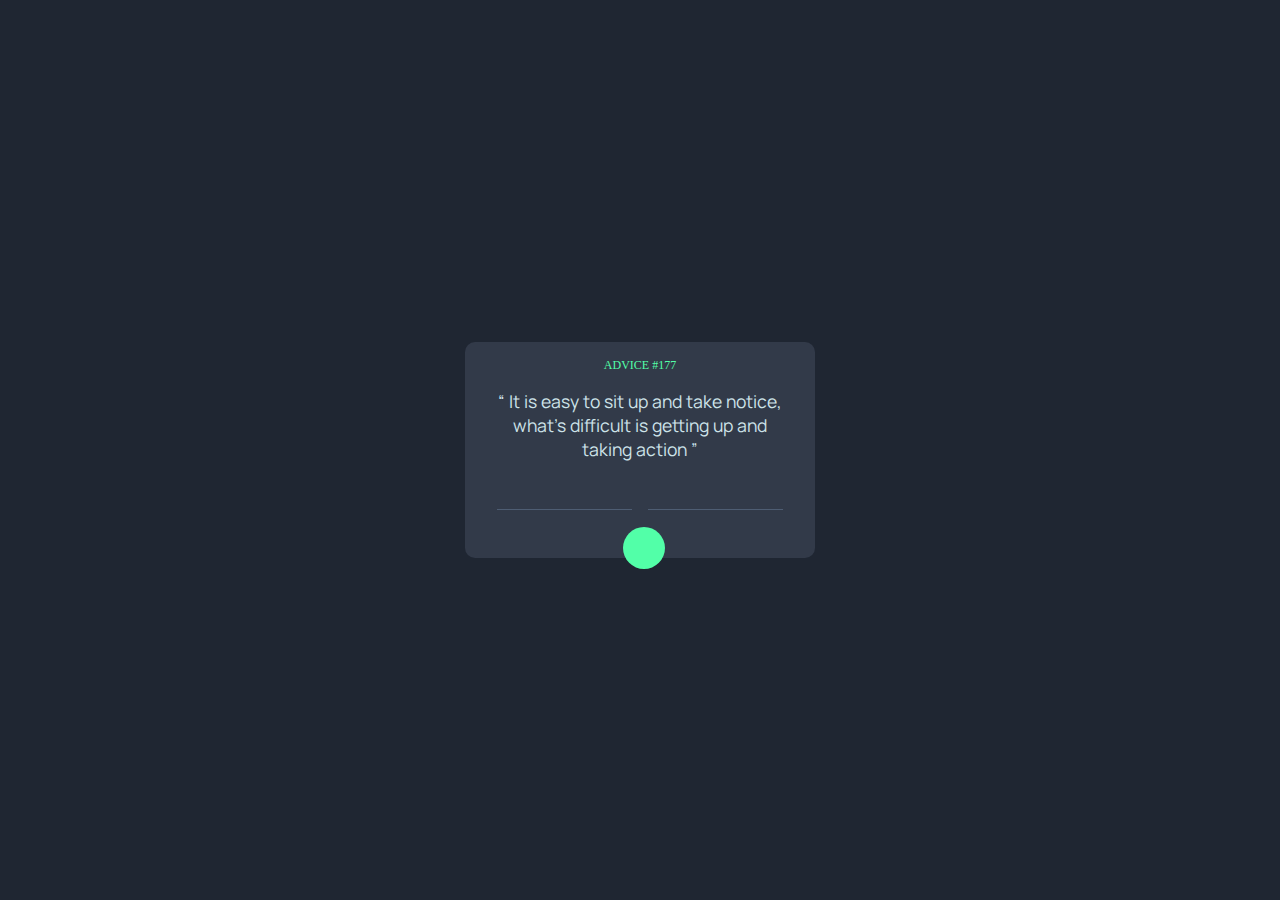
<file: advice-generator-app-main/index.html>
<!DOCTYPE html>
<html lang="en">

<head>
  <meta charset="UTF-8">
  <meta http-equiv="X-UA-Compatible" content="IE=edge">
  <meta name="viewport" content="width=device-width, initial-scale=1.0">
  <link rel="shortcut icon" href="./images/favicon-32x32.png" type="image/x-icon">
  <link rel="stylesheet" href="style.css">
  <link rel="stylesheet" href="https://cdnjs.cloudflare.com/ajax/libs/font-awesome/6.1.1/css/all.min.css"
    integrity="sha512-KfkfwYDsLkIlwQp6LFnl8zNdLGxu9YAA1QvwINks4PhcElQSvqcyVLLD9aMhXd13uQjoXtEKNosOWaZqXgel0g=="
    crossorigin="anonymous" referrerpolicy="no-referrer" />
  <link rel="preconnect" href="https://fonts.googleapis.com">
  <link rel="preconnect" href="https://fonts.gstatic.com" crossorigin>
  <link href="https://fonts.googleapis.com/css2?family=Manrope:wght@800&display=swap" rel="stylesheet">
  <title>Advice Generator APP</title>
</head>

<body>
  <div class="card">
    <div class="heading">
      ADVICE #177
    </div>
    <div class="text">
      &#8220
      It is easy to sit up and take notice, what's difficult is getting up and taking action
      &#8221
    </div>
    <div class="separation">
      <i class="fa-solid fa-grip-lines-vertical"></i>
    </div>
    <button><i class="fa-solid fa-dice-five "></i></button>
  </div>
  <script src="./script.js"></script>
</body>

</html>
</file>
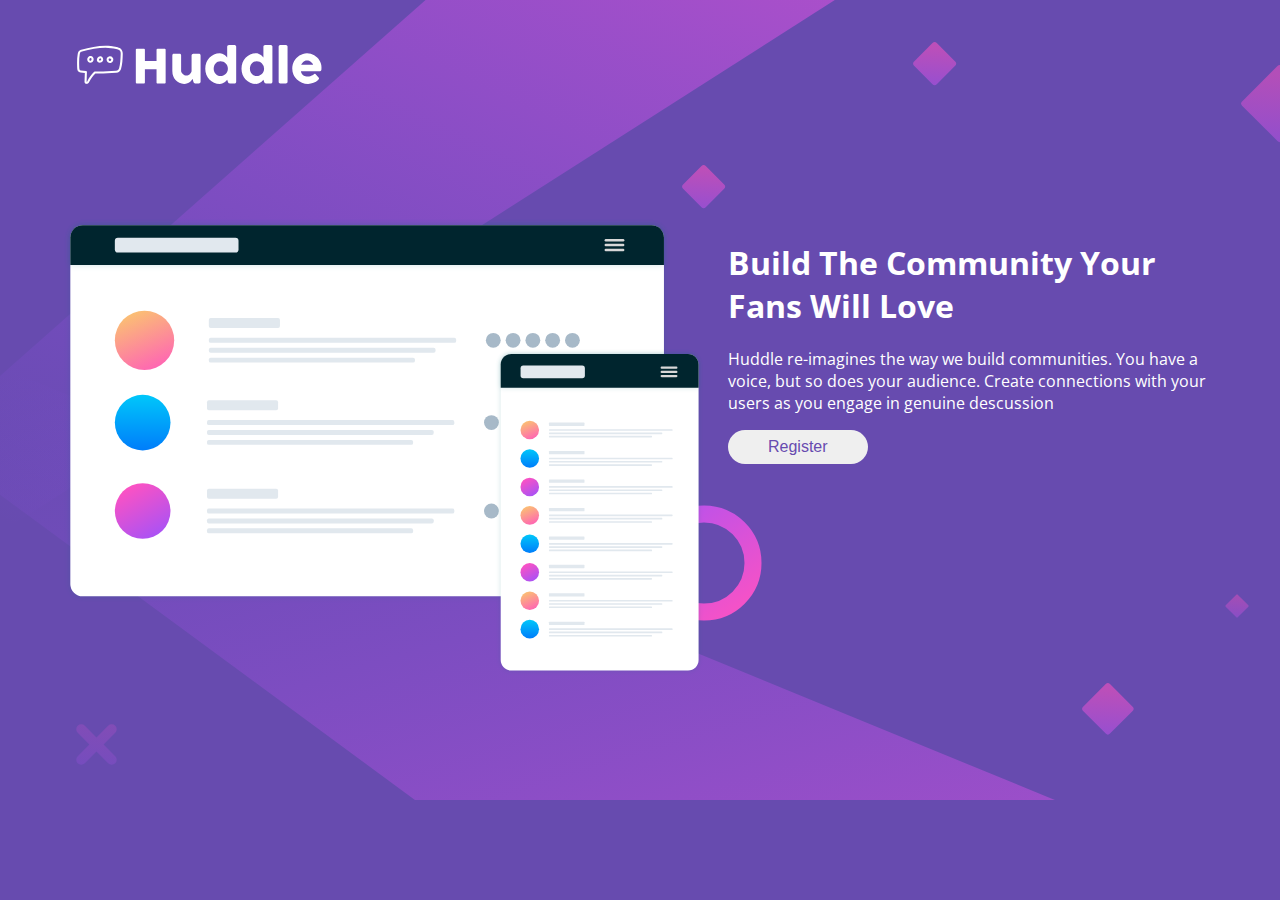
<file: huddle-landing-page-with-single-introductory-section-master/index.html>
<!DOCTYPE html>
<html lang="en">

<head>
  <meta charset="UTF-8">
  <meta http-equiv="X-UA-Compatible" content="IE=edge">
  <meta name="viewport" content="width=device-width, initial-scale=1.0">
  <link rel="stylesheet" href="https://cdnjs.cloudflare.com/ajax/libs/font-awesome/6.1.1/css/all.min.css"
    integrity="sha512-KfkfwYDsLkIlwQp6LFnl8zNdLGxu9YAA1QvwINks4PhcElQSvqcyVLLD9aMhXd13uQjoXtEKNosOWaZqXgel0g=="
    crossorigin="anonymous" referrerpolicy="no-referrer" />
  <link rel="shortcut icon" href="./images/favicon-32x32.png" type="image/x-icon">
  <link rel="preconnect" href="https://fonts.googleapis.com">
  <link rel="preconnect" href="https://fonts.gstatic.com" crossorigin>
  <link href="https://fonts.googleapis.com/css2?family=Open+Sans:wght@400;700&family=Poppins:wght@400;700&display=swap"
    rel="stylesheet">
  <link rel="stylesheet" href="style.css">
  <title>Huddle</title>
</head>

<body>
  <header>
    <img src="./images/logo.svg" alt="logo">
  </header>
  <div class="img-style">
    <img src="./images/illustration-mockups.svg" alt="">
  </div>
  <div class="content">
    <h1>Build The Community Your Fans Will Love</h1>
    <p>Huddle re-imagines the way we build communities. You have a voice, but so does your audience. Create
      connections
      with your users as you engage in genuine descussion</p>
    <button>Register</button>
  </div>

  </main>
  <footer>
    <i class="fa-brands fa-facebook"></i>
    <i class="fa-brands fa-twitter"></i>
    <i class="fa-brands fa-instagram"></i>
  </footer>

</body>

</html>
</file>
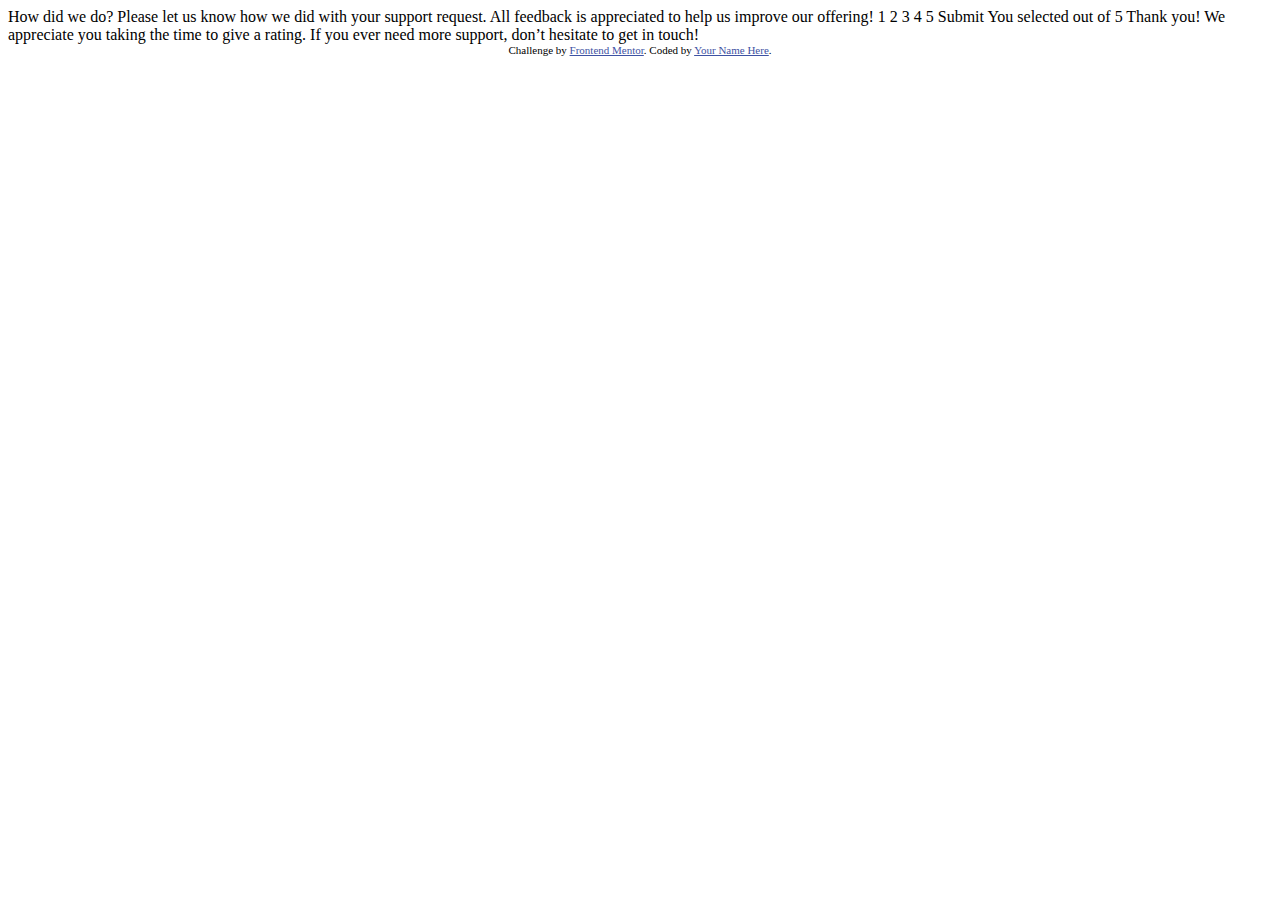
<file: interactive-rating-component-main/index.html>
<!DOCTYPE html>
<html lang="en">
<head>
  <meta charset="UTF-8">
  <meta name="viewport" content="width=device-width, initial-scale=1.0"> <!-- displays site properly based on user's device -->

  <link rel="icon" type="image/png" sizes="32x32" href="./images/favicon-32x32.png">
  
  <title>Frontend Mentor | Interactive rating component</title>

  <!-- Feel free to remove these styles or customise in your own stylesheet 👍 -->
  <style>
    .attribution { font-size: 11px; text-align: center; }
    .attribution a { color: hsl(228, 45%, 44%); }
  </style>
</head>
<body>

  <!-- Rating state start -->

  How did we do?

  Please let us know how we did with your support request. All feedback is appreciated 
  to help us improve our offering!

  1 2 3 4 5

  Submit

  <!-- Rating state end -->

  <!-- Thank you state start -->

  You selected <!-- Add rating here --> out of 5

  Thank you!

  We appreciate you taking the time to give a rating. If you ever need more support, 
  don’t hesitate to get in touch!

  <!-- Thank you state end -->

  
  <div class="attribution">
    Challenge by <a href="https://www.frontendmentor.io?ref=challenge" target="_blank">Frontend Mentor</a>. 
    Coded by <a href="#">Your Name Here</a>.
  </div>
</body>
</html>
</file>
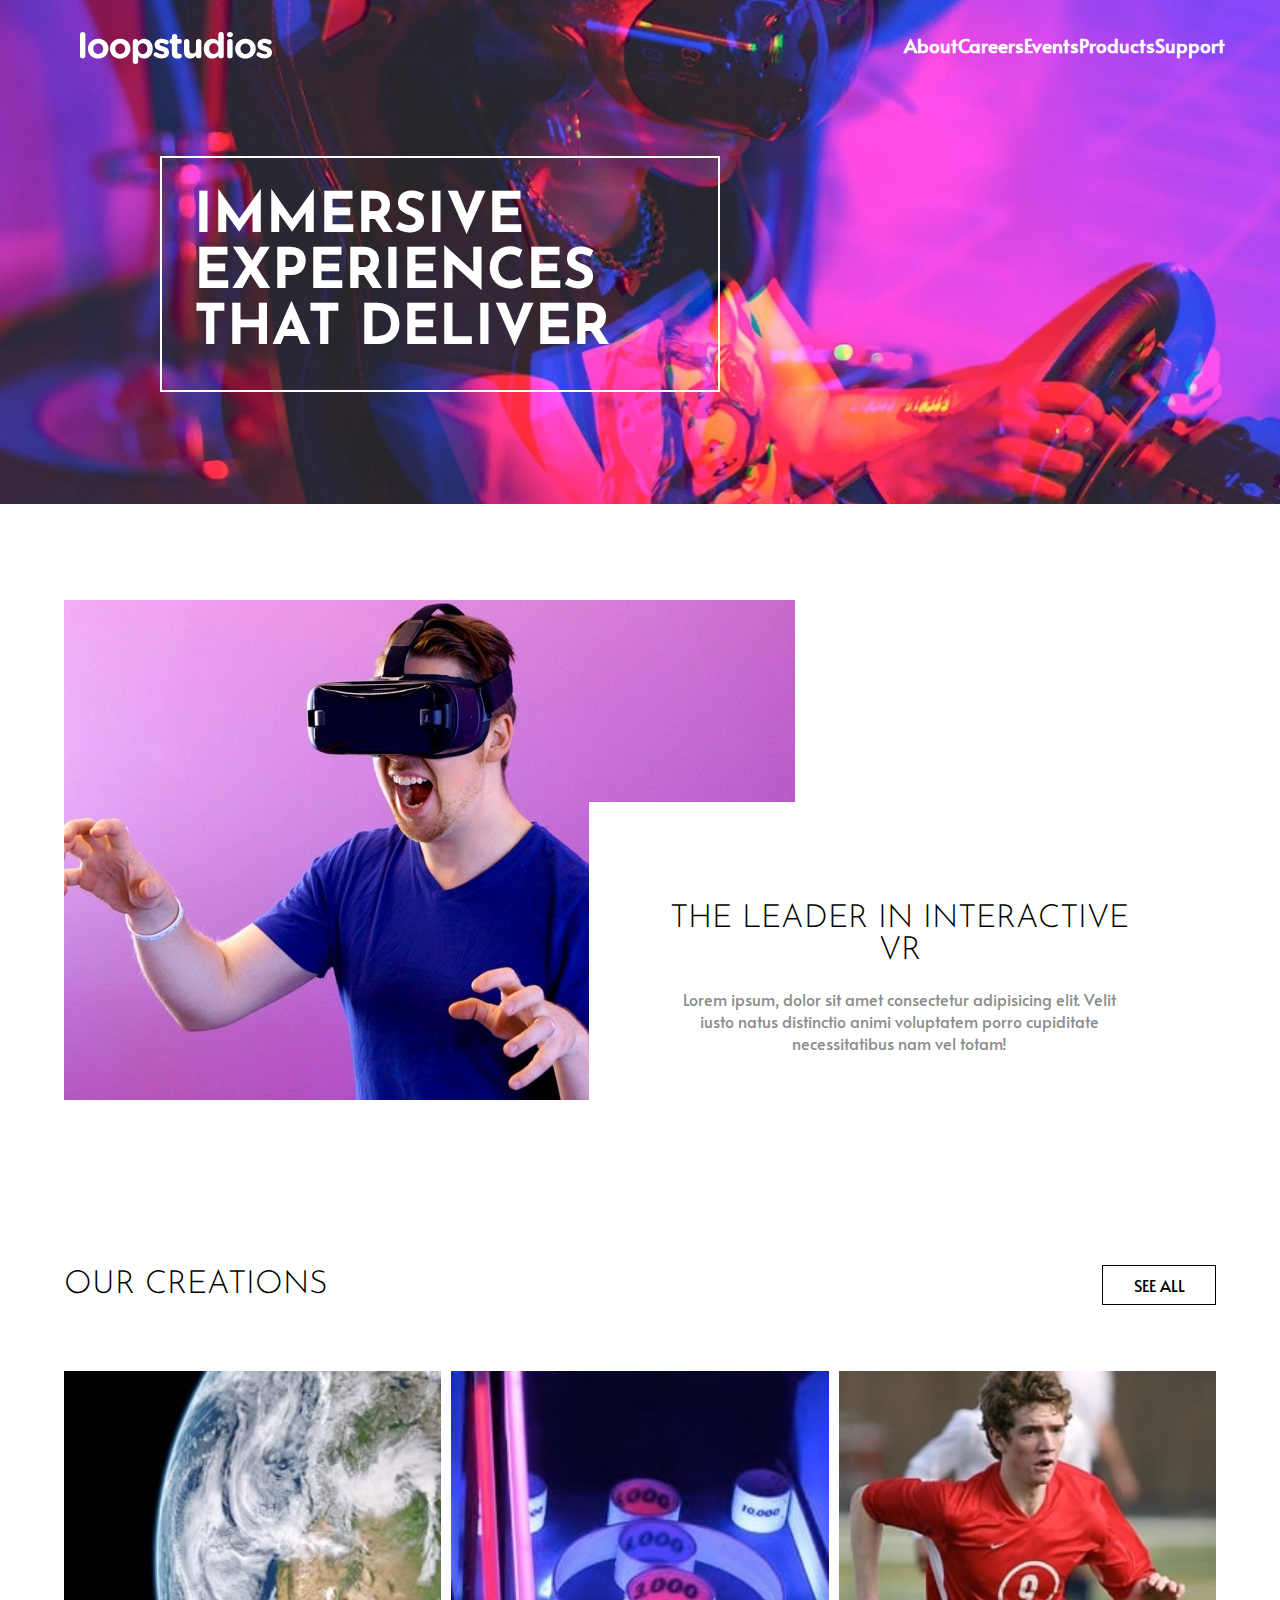
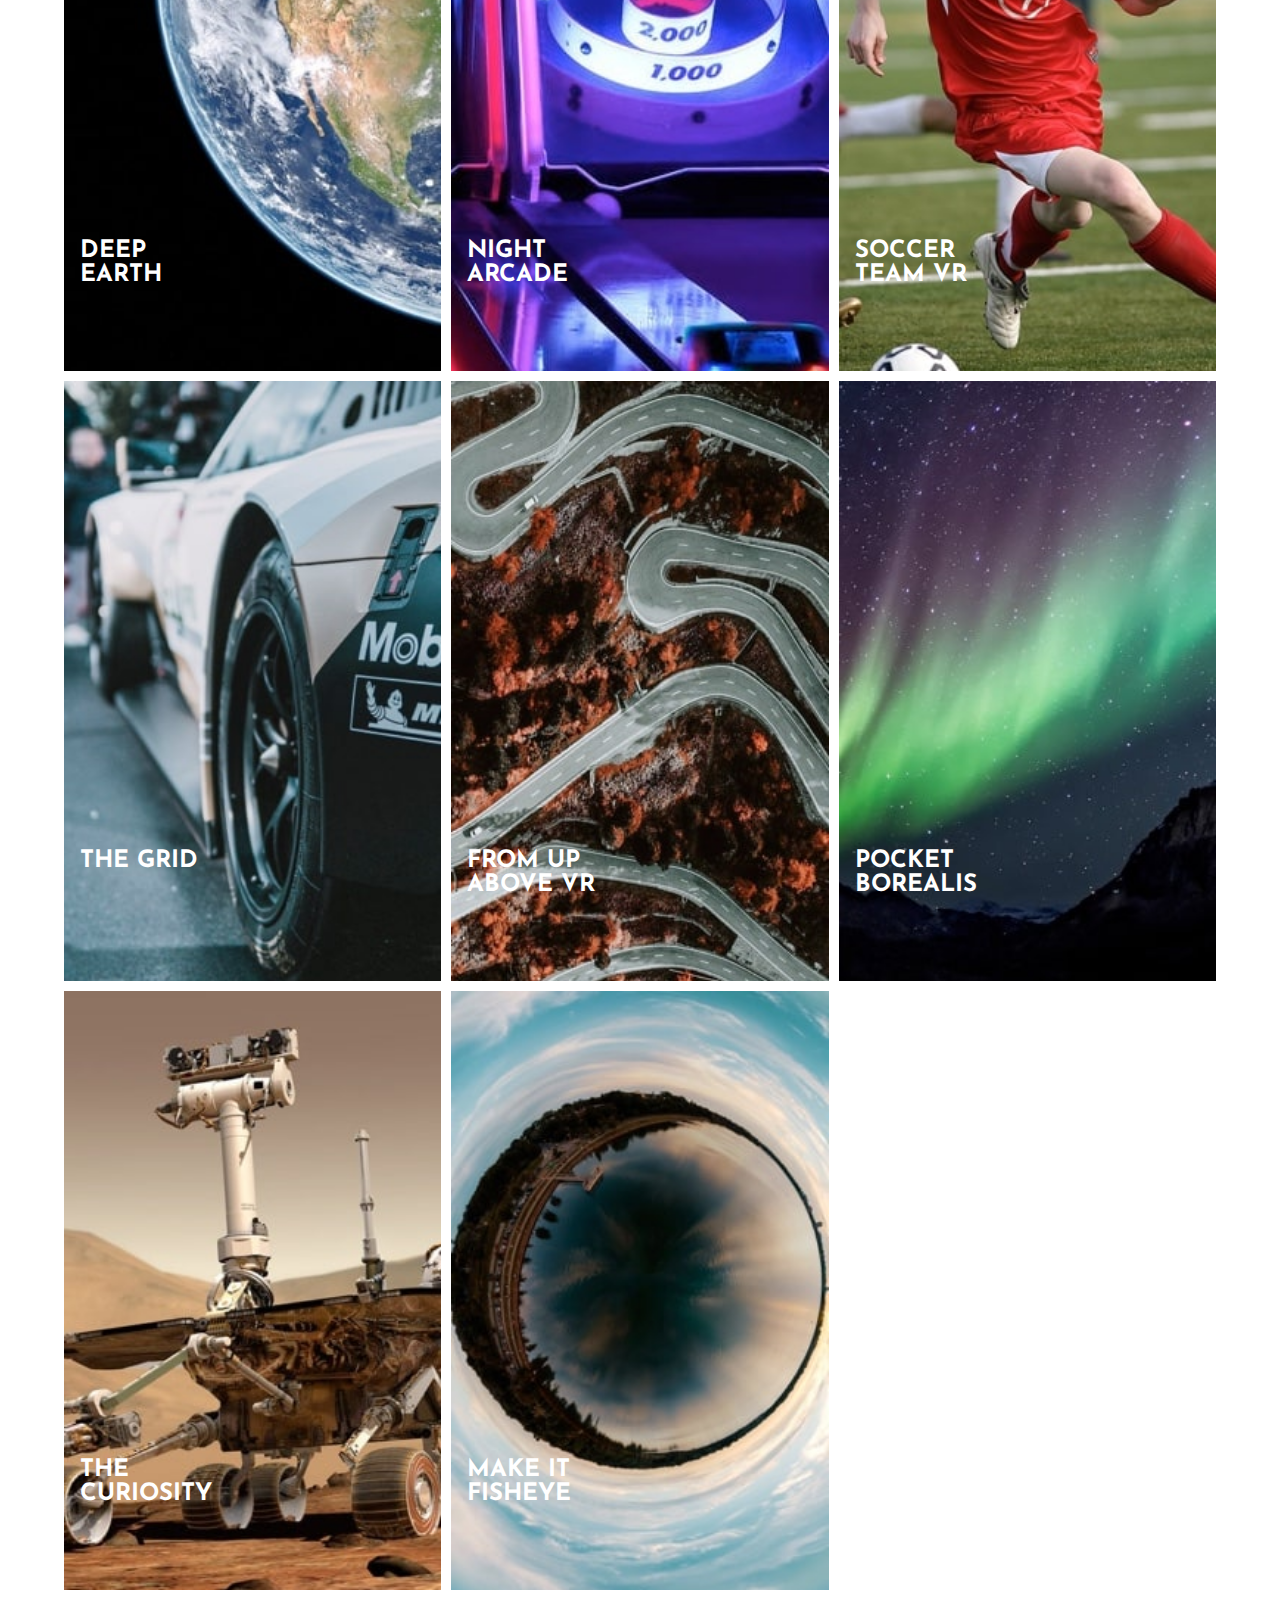
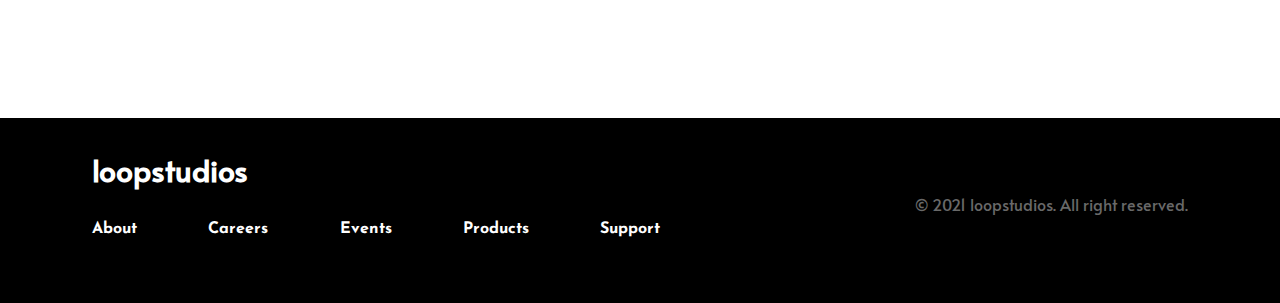
<file: loopstudios-landing-page-main/index.html>
<!DOCTYPE html>
<html lang="en">

<head>
  <meta charset="UTF-8">
  <meta http-equiv="X-UA-Compatible" content="IE=edge">
  <meta name="viewport" content="width=device-width, initial-scale=1.0">
  <link rel="shortcut icon" href="./images/favicon-32x32.png" type="image/x-icon">
  <link rel="stylesheet" href="https://cdnjs.cloudflare.com/ajax/libs/font-awesome/6.1.1/css/all.min.css"
    integrity="sha512-KfkfwYDsLkIlwQp6LFnl8zNdLGxu9YAA1QvwINks4PhcElQSvqcyVLLD9aMhXd13uQjoXtEKNosOWaZqXgel0g=="
    crossorigin="anonymous" referrerpolicy="no-referrer" />
  <link rel="preconnect" href="https://fonts.googleapis.com">
  <link rel="preconnect" href="https://fonts.gstatic.com" crossorigin>
  <link href="https://fonts.googleapis.com/css2?family=Alata&family=Josefin+Sans:wght@300&display=swap"
    rel="stylesheet">
  <link rel="stylesheet" href="style.css">

  <title>LoopStudio</title>
</head>

<body>
  <header>
    <nav>
      <div class="title"><img src="./images/logo.svg" alt="logo"></div>
      <div class="spacer"></div>
      <ul class="menu-display">
        <li><a>About</a></li>
        <li><a>Careers</a></li>
        <li><a>Events</a></li>
        <li><a>Products</a></li>
        <li><a>Support</a></li>
      </ul>
      <div class=" menu-btn">
        <i class="fa-solid fa-bars"></i>

      </div>
    </nav>
    <h1 class="tag-line">IMMERSIVE EXPERIENCES THAT DELIVER</h1>

  </header>
  <main>
    <div class="message">
      <img src="./images/desktop/image-interactive.jpg" alt="">
      <div class="message-text">
        <h1>THE LEADER IN INTERACTIVE VR</h1>
        <p>Lorem ipsum, dolor sit amet consectetur adipisicing elit. Velit iusto natus distinctio animi voluptatem porro
          cupiditate necessitatibus nam vel totam!</p>

      </div>
    </div>
    <div class="content">
      <div class="content-title">
        <h1>OUR CREATIONS</h1>
        <div id="btn-div">
          <button class="content-btn">SEE ALL</button>
        </div>
      </div>
      <div class="content-cards">
        <div id="deep-earth" class="card">
          <h2>DEEP EARTH</h2>
        </div>
        <div id="night-arcade" class="card">
          <h2>NIGHT ARCADE</h2>
        </div>
        <div id="soccer-team" class="card">
          <h2>SOCCER TEAM VR</h2>
        </div>
        <div id="the-grid" class="card">
          <h2>THE GRID</h2>
        </div>
        <div id="from-up" class="card">
          <h2>FROM UP ABOVE VR</h2>
        </div>
        <div id="pocket-borealis" class="card">
          <h2>POCKET BOREALIS</h2>
        </div>
        <div id="curiosity" class="card">
          <h2>THE CURIOSITY</h2>
        </div>
        <div id="make-fisheye" class="card">
          <h2>MAKE IT FISHEYE</h2>
        </div>
      </div>
    </div>
  </main>
  <footer>
    <div class="gp-1">
      <p>loopstudios</p>
      <ul>
        <li><a>About</a></li>
        <li><a>Careers</a></li>
        <li><a>Events</a></li>
        <li><a>Products</a></li>
        <li><a>Support</a></li>
      </ul>
    </div>
    <div class="gp-2">
      <ul>
        <li><a><i class="fa-brands fa-facebook-square"></i></a></li>
        <li><a><i class="fa-brands fa-twitter"></i></a></li>
        <li><a><i class="fa-brands fa-pinterest"></i></a></li>
        <li><a><i class="fa-brands fa-instagram"></i></a></li>

      </ul>
      <div class="copy-right"> &copy; 2021 loopstudios. All right reserved. </div>

    </div>

  </footer>
  <script src="script.js" defer></script>
</body>

</html>
</file>
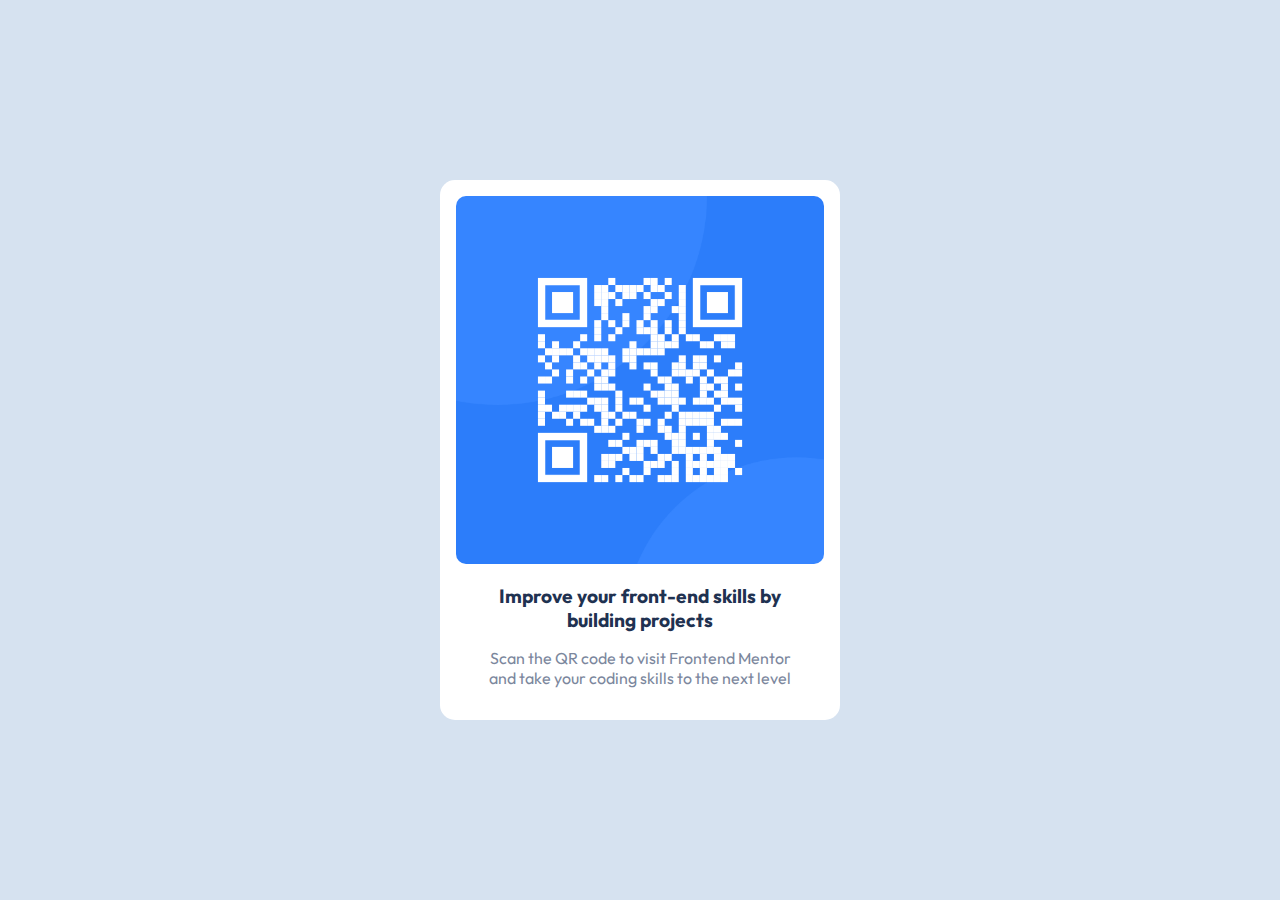
<file: qr-code-component-main/index.html>
<!DOCTYPE html>
<html lang="en">

<head>
    <meta charset="UTF-8">
    <meta http-equiv="X-UA-Compatible" content="IE=edge">
    <meta name="viewport" content="width=device-width, initial-scale=1.0">
    <link rel="stylesheet" href="style.css">
    <link rel="shortcut icon" href="./images/favicon-32x32.png" type="image/x-icon">
    <title>Document</title>
</head>

<body>

    <div class="qrcard">
        <div class="qr-img">
            <img src="./images/image-qr-code.png" alt="qr-code">
        </div>
        <div class="qr-heading">
            Improve your front-end skills by building projects
        </div>
        <div class="qr-paragraph">
            Scan the QR code to visit Frontend Mentor and take your coding skills to the next level
        </div>
    </div>

</body>

</html>
</file>
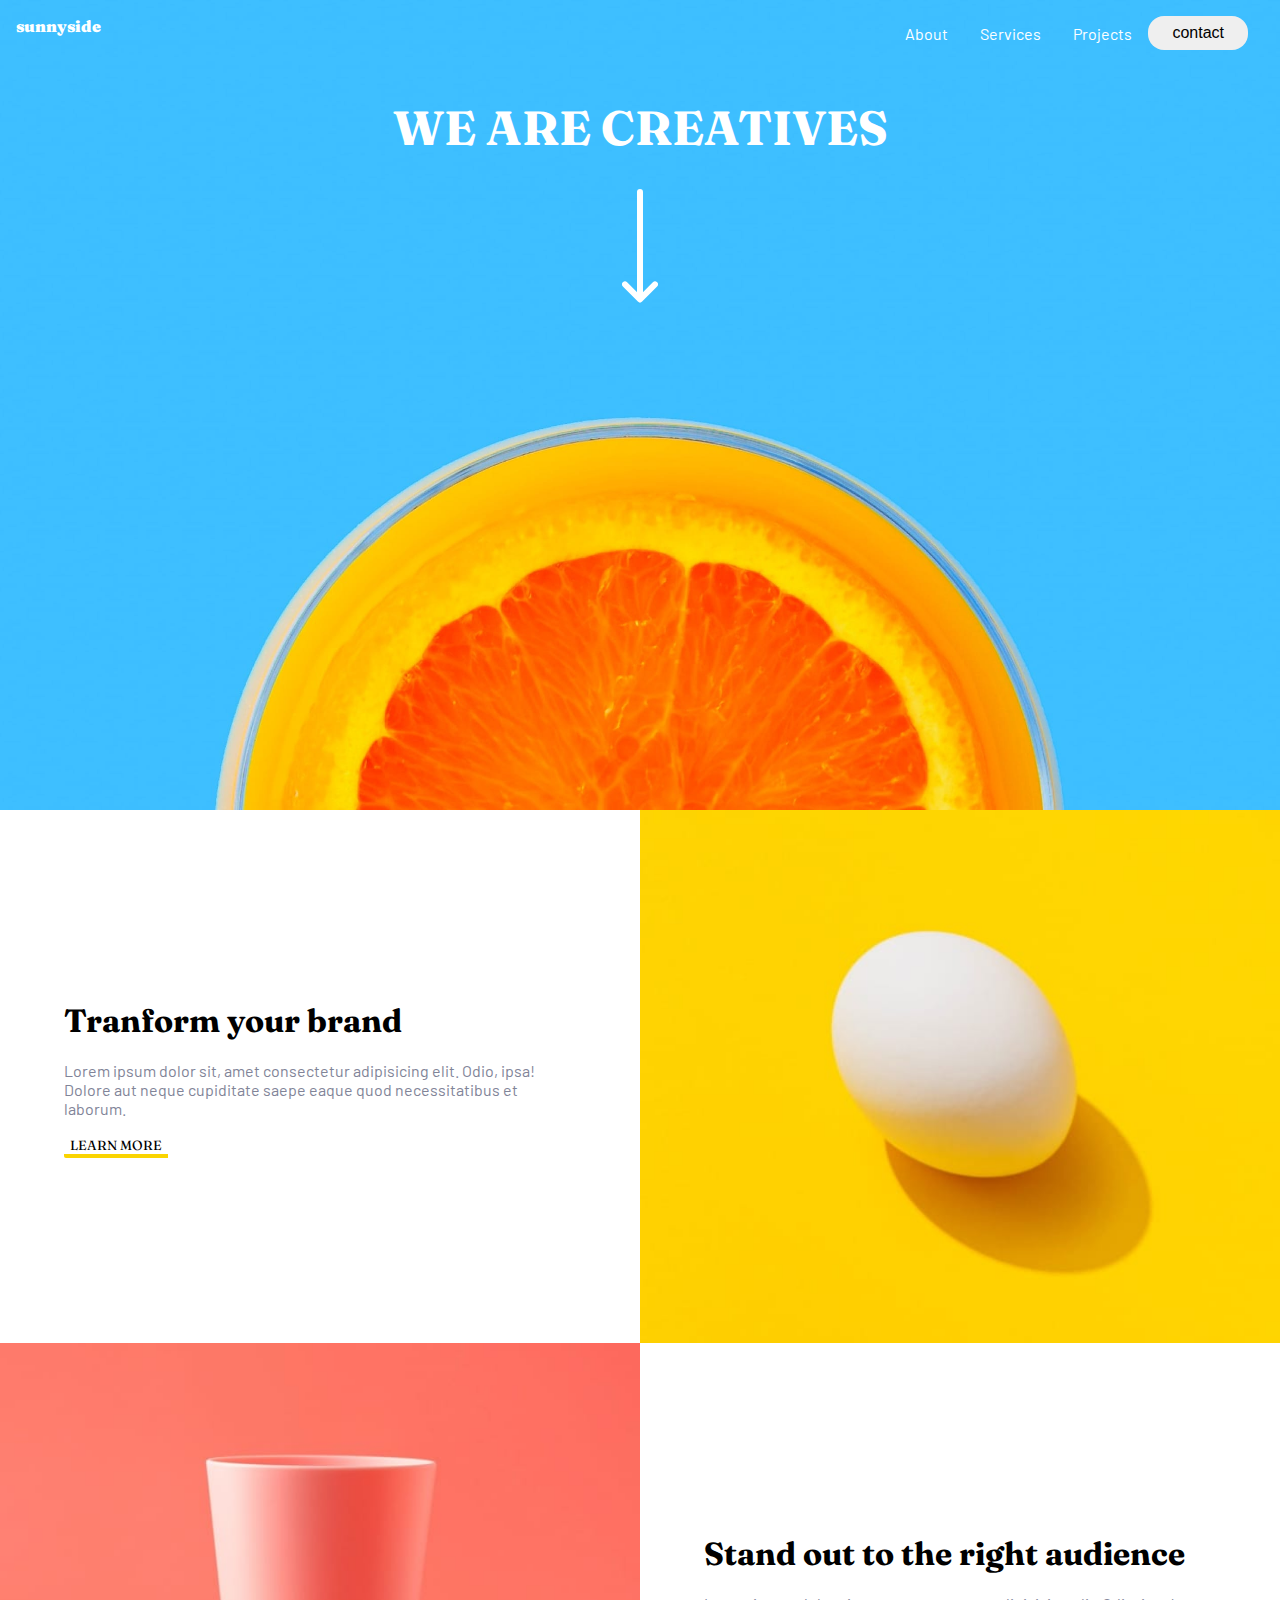
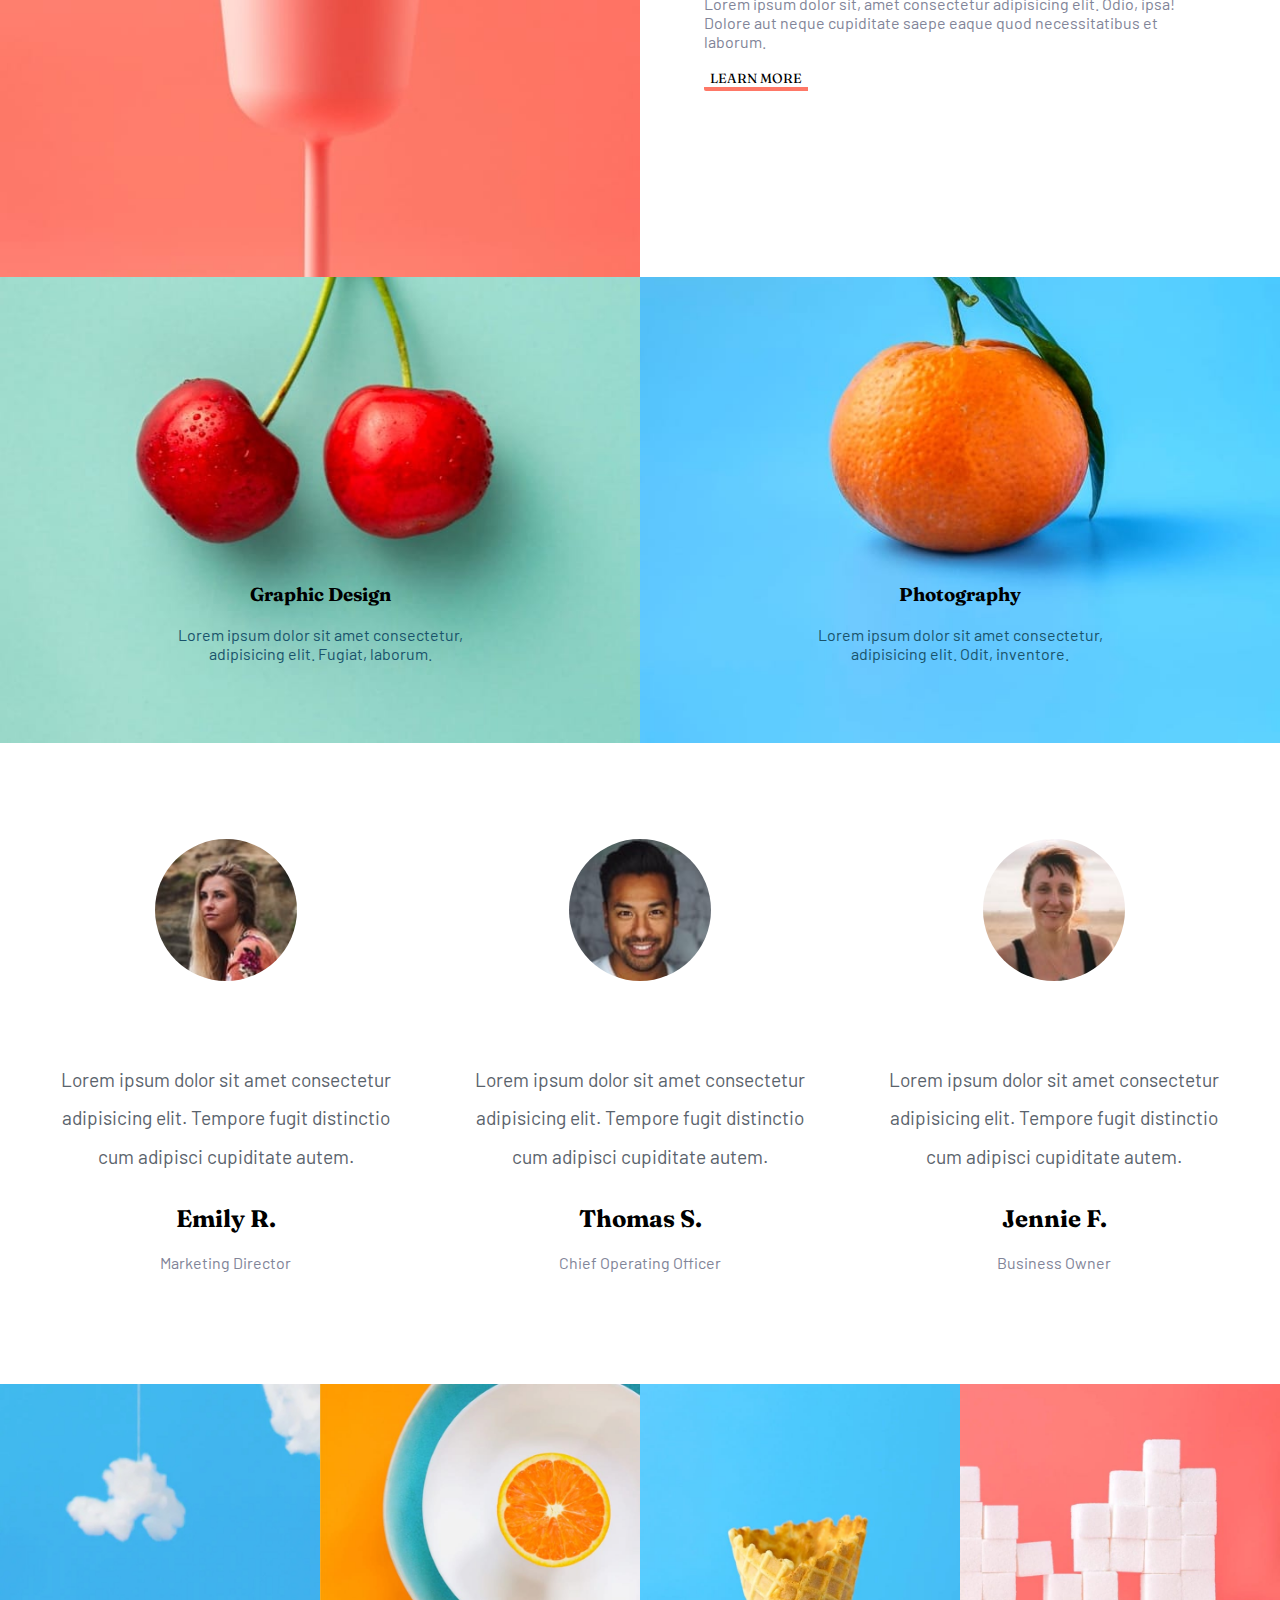
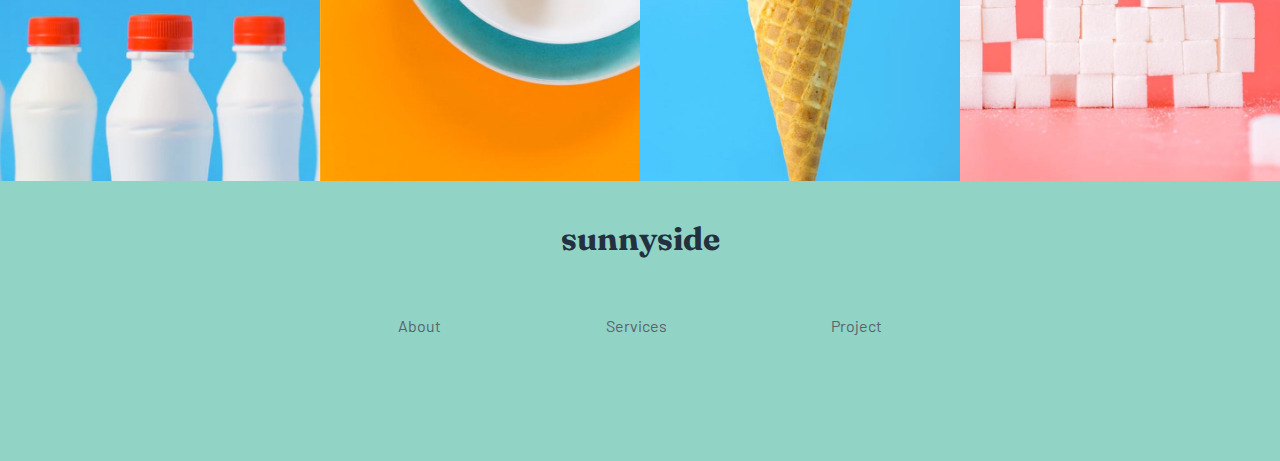
<file: sunnyside-agency-landing-page-main/index.html>
<!DOCTYPE html>
<html lang="en">

<head>
  <meta charset="UTF-8">
  <meta http-equiv="X-UA-Compatible" content="IE=edge">
  <meta name="viewport" content="width=device-width, initial-scale=1.0">
  <link rel="shortcut icon" href="./images/favicon-32x32.png" type="image/x-icon">
  <link rel="preconnect" href="https://fonts.googleapis.com">
  <link rel="preconnect" href="https://fonts.gstatic.com" crossorigin>
  <link href="https://fonts.googleapis.com/css2?family=Barlow:wght@600&family=Fraunces:wght@700;900&display=swap"
    rel="stylesheet">
  <link rel="stylesheet" href="https://cdnjs.cloudflare.com/ajax/libs/font-awesome/6.1.1/css/all.min.css"
    integrity="sha512-KfkfwYDsLkIlwQp6LFnl8zNdLGxu9YAA1QvwINks4PhcElQSvqcyVLLD9aMhXd13uQjoXtEKNosOWaZqXgel0g=="
    crossorigin="anonymous" referrerpolicy="no-referrer" />
  <link rel="stylesheet" href="style.css">

  <title>sunnyside-agency-landing-page-main</title>
</head>

<body>
  <header>
    <nav>
      <div class="title">sunnyside</div>
      <div class="spacer"></div>
      <div class="nav-link">
        <div class="mobile-view">About</div>
        <div class="mobile-view">Services</div>
        <div class="mobile-view">Projects</div>

        <button class=" mobile-view btn-contact">contact</button>
      </div>
      <div class="menu-icon">
        <i class="fa-solid fa-bars"></i>
      </div>
      </div>
    </nav>
    <div class="heading-content">
      <h1 class="heading">WE ARE CREATIVES</h1>
      <img src="./images/icon-arrow-down.svg" alt="arrow down">

    </div>
  </header>

  <main>

    <div class="services">
      <div class="service-content">
        <h1 class="service-headline">
          Tranform your brand
        </h1>
        <p>Lorem ipsum dolor sit, amet consectetur adipisicing elit. Odio, ipsa! Dolore aut neque cupiditate saepe eaque
          quod necessitatibus et laborum.</p>
        <button class="service-btn btn-1">LEARN MORE</button>
      </div>
      <img src="./images/desktop/image-transform.jpg" alt="egg">

    </div>

    <div class="services mb-reverse">
      <img src="./images/desktop/image-stand-out.jpg" alt="" srcset="">
      <div class="service-content">
        <h1 class="service-headline">
          Stand out to the right audience
        </h1>
        <p>Lorem ipsum dolor sit, amet consectetur adipisicing elit. Odio, ipsa! Dolore aut neque cupiditate saepe eaque
          quod necessitatibus et laborum.</p>
        <button class="service-btn btn-2">LEARN MORE</button>
      </div>

    </div>

    <div class="services mb-reverse">
      <div class="gd-1">
        <div class="gd-content">
          <h3>Graphic Design</h3>
          <p>Lorem ipsum dolor sit amet consectetur, adipisicing elit. Fugiat, laborum.</p>

        </div>
      </div>
      <div class="gd-2">
        <div class="gd-content">
          <h3>Photography</h3>
          <p>Lorem ipsum dolor sit amet consectetur, adipisicing elit. Odit, inventore.</p>

        </div>
      </div>
    </div>

    <div class="testimony">
      <div class="client-card">
        <img src="./images/image-emily.jpg" alt="">
        <p class="card-text">Lorem ipsum dolor sit amet consectetur adipisicing elit. Tempore fugit distinctio cum
          adipisci cupiditate
          autem.</p>

        <h2>Emily R.</h2>
        <p class="client-card-profile">Marketing Director</p>
      </div>

      <div class="client-card">
        <img src="./images/image-thomas.jpg" alt="">
        <p class="card-text">Lorem ipsum dolor sit amet consectetur adipisicing elit. Tempore fugit distinctio cum
          adipisci cupiditate
          autem.</p>


        <h2>Thomas S.</h2>
        <p class="client-card-profile">Chief Operating Officer</p>
      </div>

      <div class="client-card">
        <img src="./images/image-jennie.jpg" alt="">
        <p class="card-text">Lorem ipsum dolor sit amet consectetur adipisicing elit. Tempore fugit distinctio cum
          adipisci cupiditate
          autem.</p>


        <h2>Jennie F.</h2>
        <p class="client-card-profile">Business Owner</p>
      </div>

    </div>

    <div class="image-collection">
      <img src="./images/desktop/image-gallery-milkbottles.jpg" alt="milk bottle">
      <img src="./images/desktop/image-gallery-orange.jpg" alt="orange">
      <img src="./images/desktop/image-gallery-cone.jpg" alt="cone">
      <img src="./images/desktop/image-gallery-sugarcubes.jpg" alt="sugercube">
    </div>
  </main>

  <footer>
    <h1>sunnyside</h1>
    <ul class="links">
      <li>About</li>
      <li>Services</li>
      <li>Project</li>
    </ul>
    <ul class="social-media-link">
      <li><a><i class="fa-brands fa-facebook-square"></i></a></li>
      <li><a><i class="fa-brands fa-instagram"></i></a></li>
      <li><a><i class="fa-brands fa-twitter"></i></a></li>
      <li><a><i class="fa-brands fa-pinterest"></i></a></li>
    </ul>

  </footer>
  <script src="./script.js" defer></script>
</body>

</html>
</file>
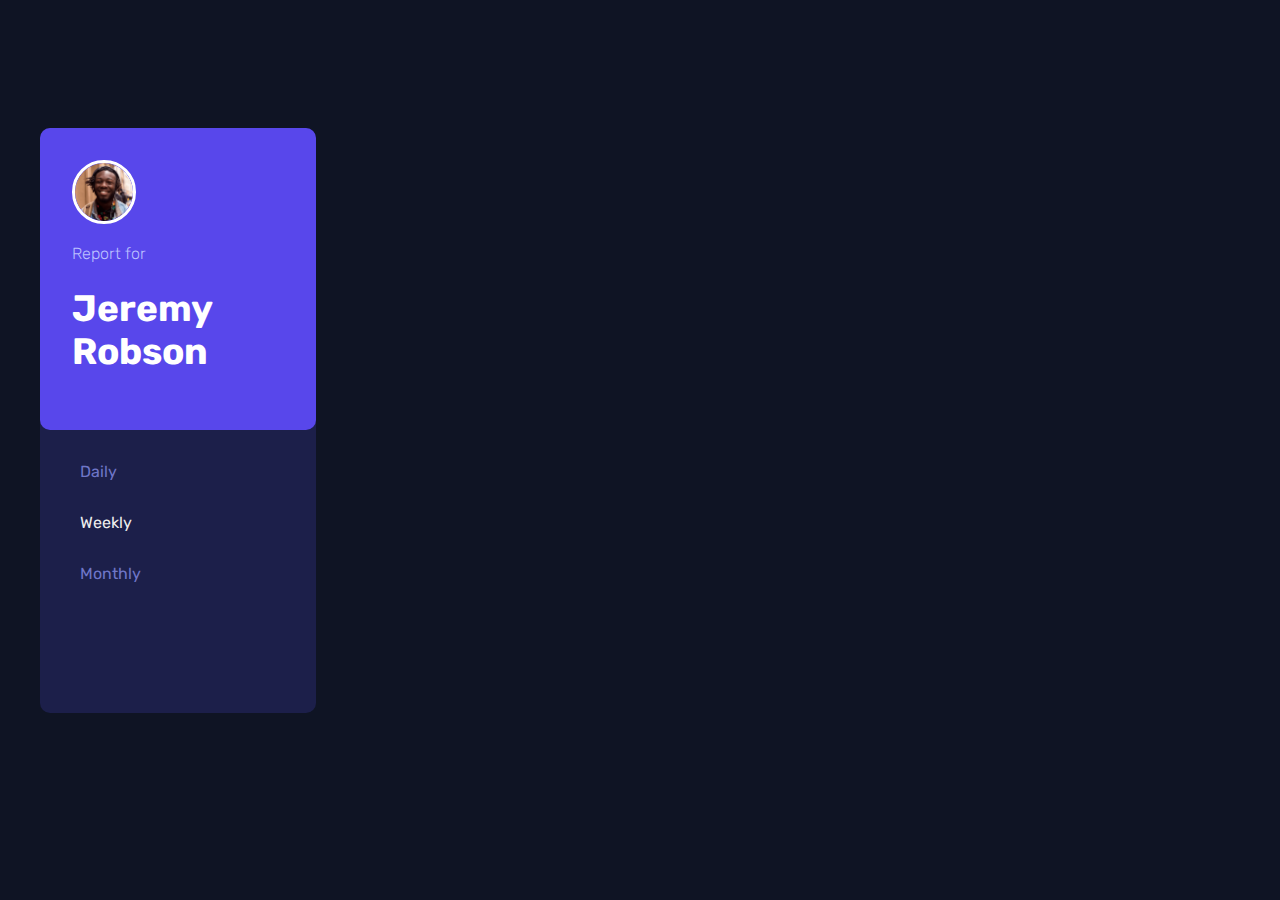
<file: time-tracking-dashboard-main/index.html>
<!DOCTYPE html>
<html lang="en">

<head>
  <meta charset="UTF-8">
  <meta http-equiv="X-UA-Compatible" content="IE=edge">
  <meta name="viewport" content="width=device-width, initial-scale=1.0">
  <link rel="stylesheet" href="https://cdnjs.cloudflare.com/ajax/libs/font-awesome/6.1.1/css/all.min.css"
    integrity="sha512-KfkfwYDsLkIlwQp6LFnl8zNdLGxu9YAA1QvwINks4PhcElQSvqcyVLLD9aMhXd13uQjoXtEKNosOWaZqXgel0g=="
    crossorigin="anonymous" referrerpolicy="no-referrer" />
  <link rel="stylesheet" href="style.css">
  <link rel="preconnect" href="https://fonts.googleapis.com">
  <link rel="preconnect" href="https://fonts.gstatic.com" crossorigin>
  <link href="https://fonts.googleapis.com/css2?family=Rubik:wght@300;400;500&display=swap" rel="stylesheet">
  <title>Time Tracking Dashboard</title>

</head>


<body>

  <div class="dashboard">
    <div class="profile">
      <div class="profile-display">
        <img src="./images/image-jeremy.png" alt="p">
        <div class="heading">
          <p>Report for</p>
          <h1>Jeremy Robson</h1>

        </div>
      </div>
      <div class="operations">
        <ul>
          <li onclick="dailyUpdate()">Daily</li>
          <li onclick="weeklyUpdate()">Weekly</li>
          <li onclick="MonthlyUpdate()">Monthly</li>
        </ul>
      </div>
    </div>



  </div>
  <script src="./script.js"></script>
</body>

</html>
</file>
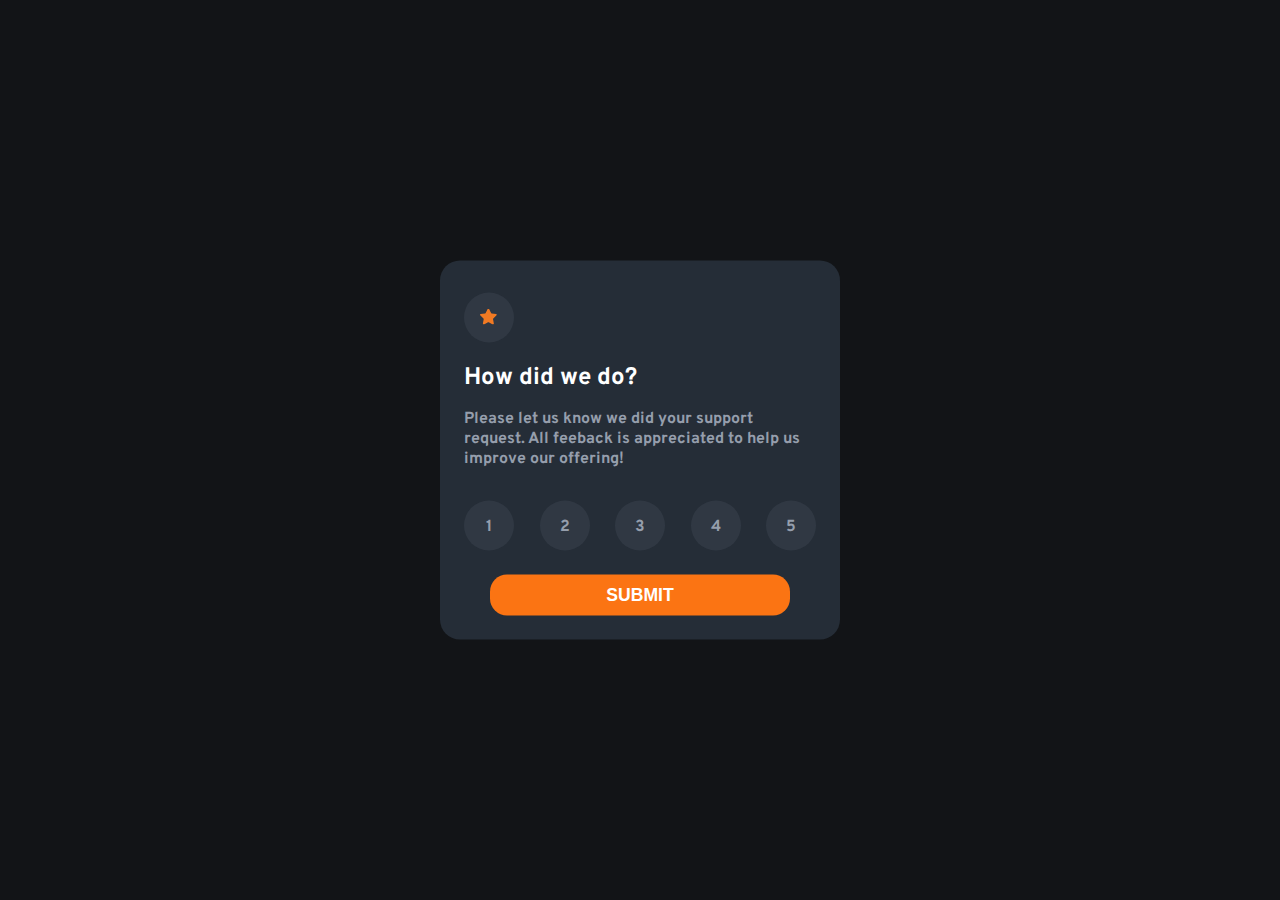
<file: interactive-rating-component-main/page/index.html>
<!DOCTYPE html>
<html lang="en">

<head>
    <meta charset="UTF-8">
    <meta http-equiv="X-UA-Compatible" content="IE=edge">
    <meta name="viewport" content="width=device-width, initial-scale=1.0">
    <link rel="stylesheet" href="style.css">
    <title>Rating System</title>
</head>

<body>
    <div class="card">
        <div class="icon">
            <img src="../images/icon-star.svg" alt="" srcset="">
        </div>
        <div class="heading"> How did we do?</div>
        <div class="card-body">Please let us know we did your support request. All feeback is appreciated to help us
            improve our offering!</div>
        <div class="ratingNumber">
            <ul>
                <li data-list-value=1 tabindex="1">1</li>
                <li data-list-value=2 tabindex="1">2</li>
                <li data-list-value=3 tabindex="1">3</li>
                <li data-list-value=4 tabindex="1">4</li>
                <li data-list-value=5 tabindex="1">5</li>
            </ul>

        </div>
        <button type="submit" onclick="submit()">SUBMIT</button>


    </div>
    <div class="card thanks-card">
        <div class="thanks-img">
            <img src="../images/illustration-thank-you.svg" alt="">
        </div>
        <div class="thanks-rating">
            you selected 4 out of 5
        </div>
        <div class="thanks-heading">
            Thank you!
        </div>
        <div class="thanks-body">
            we appreciate you taking the time to give a rating. If you ever need more support,
            don't hesitate to get in touch!
        </div>

    </div>
    <script src="./script.js"></script>

</body>

</html>
</file>
<file: advice-generator-app-main/style.css>
* {
  box-sizing: border-box;
}
body {
  padding: 0;
  margin: 0;
  background-color: hsl(218, 23%, 16%);
}

.card {
  position: absolute;
  top: 50%;
  left: 50%;
  transform: translate(-50%, -50%);
  background-color: hsl(217, 19%, 24%);
  width: 350px;
  /* min-height: calc(5% + 149px); */
  border: none;
  border-radius: 10px;
}
.heading {
  color: hsl(150, 100%, 66%);
  text-align: center;
  padding: 1rem;
  font-size: 12px;
}
.text {
  text-align: center;
  color: hsl(193, 38%, 86%);
  font-family: "Manrope", sans-serif;
  padding: 0 2rem;
  font-size: 1.1rem;
}

.separation {
  display: flex;
  color: hsl(193, 38%, 86%);
  padding: 3rem 0;
}
.separation::before,
.separation::after {
  content: "";
  border-bottom: 1px solid hsl(217, 19%, 38%);
  align-self: center;
  flex: 1 1;
}
.separation::before {
  margin-left: 2rem;
}
.separation::after {
  margin-right: 2rem;
}
.separation > i {
  margin: 0 0.5rem;
}

button {
  position: absolute;
  bottom: -5%;
  left: 45%;
  background-color: hsl(150, 100%, 66%);
  border-radius: 50%;
  border: none;
  width: 42px;
  height: 42px;
}
button:hover {
  box-shadow: 0 0 20px hsl(150, 100%, 66%);
}
</file>
<file: huddle-landing-page-with-single-introductory-section-master/style.css>
:root {
  --pink: hsl(300, 77%, 69%);
  --violet: hsl(257, 40%, 49%);
}
* {
  box-sizing: border-box;
}
body {
  font-family: "Open Sans", sans-serif;
  background-image: url("./images/bg-desktop.svg");
  background-repeat: no-repeat;
  background-color: hsl(257, 40%, 49%);
  margin: 0 auto;
  padding: 0;
  width: 90vw;
  display: grid;
  grid-template-columns: repeat(auto-fill, minmax(40%, 1fr));
  grid-template-rows: repeat(3, 1fr);
  /* grid-auto-rows: auto;
  grid-auto-columns: auto; */
  grid-gap: 1rem;
  height: 100vh;
}

header {
  grid-column: 1/-1;
  padding: 2rem 0 0 0;
}
.img-style > img {
  width: 50vw;
  height: auto;
  object-fit: cover;
}
.content {
  /* width: 10%; */
  /* align-self: calc(center - 5%); */
  padding-left: 5rem;
}
.content h1 {
  color: #fff;
}
.content p {
  color: #fff;
}
.content button {
  padding: 0.5rem 2.5rem;
  border: none;
  border-radius: 40px;
  color: var(--violet);
  font-size: 1rem;
}
.content button:hover {
  box-shadow: 10px 5px 10px rgba(0, 0, 0, 0.267);
  color: #fff;
  background-color: var(--pink);
}
footer {
  grid-column: 1/-1;
  margin-top: 2rem;
  padding-bottom: 1.5rem;
  text-align: right;
}
footer > i {
  margin: 0 0.5rem;
  font-size: 1.5rem;
  color: #fff;
}
footer > i:hover {
  color: var(--pink);
}

@media screen and (max-width: 720px) {
  body {
    background-image: url("./images/bg-mobile.svg");
    grid-template-columns: 1fr;
  }
  header > img {
    width: 50%;
  }

  .img-style > img {
    width: 100%;
    height: auto;
  }
  .content {
    text-align: center;
    padding: 0px;
    width: 80%;
    margin: 0 auto;
  }
  .content h1 {
    font-size: 1.5rem;
  }
  footer {
    text-align: center;
  }
}

/* OLD CODE */

/* main {
  background-image: url("./images/illustration-mockups.svg");
  height: 80vh;
  background-repeat: no-repeat;
  background-size: 50%;
  background-position: 0px 70px;
  display: flex;
  flex-wrap: wrap;
}
.spacer {
  flex: 1 1;
}
.content {
  display: flex;
  flex-direction: column;
  justify-content: flex-start;
  align-items: flex-start;
  width: 45%;
  padding-top: 5rem;
}

footer {
  margin-top: 2rem;
  padding-bottom: 1.5rem;
  text-align: right;
}
footer > i {
  margin: 0 0.5rem;
  font-size: 1.5rem;
  color: #fff;
}
footer > i:hover {
  color: var(--pink);
} */

/* media query */

/* @media screen and (max-width: 550px) {
  main {
    background-size: 100% 50%;
    background-position: 0 40px;
    flex-direction: column;
    flex-wrap: nowrap;
  }
  .content {
    width: 100%;
    height: 50%;
    align-items: center;
    text-align: center;
  }
  .content h1 {
    font-size: 1.5rem;
  }
  .content button {
    padding: 0.5rem 3.5rem;
  }
} */
</file>
<file: loopstudios-landing-page-main/style.css>
* {
  box-sizing: border-box;
}

body {
  padding: 0;
  margin: 0;
  font-family: "Josefin Sans", sans-serif;
}
header {
  background-image: url(./images/desktop/image-hero.jpg);
  padding: 1rem 1rem 3rem 1rem;
  background-repeat: no-repeat;
  color: hsl(0, 0%, 100%);
}
nav {
  display: flex;
}
.title {
  z-index: 10;
}
.spacer {
  flex: 1;
}
.menu-display {
  opacity: 0;
  background: hsl(0, 0%, 0%);
  color: hsl(0, 0%, 100%);
  transform: translateY(-50px);
  transition-duration: 500ms;
  transition-property: transform, opacity;
  transition-timing-function: ease-out;
  height: 100vh;
  width: 100%;
  position: absolute;
  top: -4.7rem;
  left: 0;
  display: flex;
  flex-direction: column;
  justify-content: space-around;
  list-style-type: none;
  padding-top: 2rem;
}
.menu-display > li {
  font-size: 1.5rem;
  font-weight: bold;
  width: max-content;
}

.menu-display li:hover {
  border-bottom: 2px solid hsl(0, 0%, 100%);
}

.show-menu {
  opacity: 1;
  transform: translateY(60px);
}
.menu-btn {
  z-index: 10;
  font-size: 1.6rem;
}
.menu-dis .tag-line {
  border: 2px solid hsl(0, 0%, 100%);
  padding: 3em 0.6em;
}
main {
  margin: 2rem 1rem;
}
/* .message::before {
  content: "";
  background-image: url(./images/desktop/image-interactive.jpg);
  position: absolute;
  top: 0;
} */
.message > img {
  max-width: 100%;
  height: auto;
}
.message-text {
  text-align: center;
  /* width: 100%; */
  margin: 0 auto;
  padding: 2rem 0;
}

.message-text h1 {
  font-weight: 300;
  color: hsl(0, 0%, 0%);
}
.message-text p {
  font-family: "Alata", sans-serif;
  color: hsl(0, 0%, 55%);
}

.content {
  position: relative;
  padding-bottom: 8rem;
}
.content-title h1 {
  text-align: center;
  font-weight: 300;
  color: hsl(0, 0%, 0%);
}

.card {
  background-size: 100%;
  padding: 2.5em 1em;
  height: 10rem;
  background-position: center;
  background-repeat: no-repeat;
  color: hsl(0, 0%, 100%);
}

.card > h2 {
  font-size: 1.5em;
  width: 9rem;
}

#deep-earth {
  background-image: url(./images/mobile/image-deep-earth.jpg);
}

#night-arcade {
  background-image: url(./images/mobile/image-night-arcade.jpg);
}
#soccer-team {
  background-image: url(./images/mobile/image-soccer-team.jpg);
}
#the-grid {
  background-image: url(./images/mobile/image-grid.jpg);
}
#from-up {
  background-image: url(./images/mobile/image-from-above.jpg);
}
#pocket-borealis {
  background-image: url(./images/mobile/image-pocket-borealis.jpg);
}
#curiosity {
  background-image: url(./images/mobile/image-curiosity.jpg);
}
#make-fisheye {
  background-image: url(./images/mobile/image-fisheye.jpg);
}
#btn-div {
  text-align: center;
  position: absolute;
  bottom: 1rem;
  width: 100%;
}
.content-btn {
  font-size: 1em;
  box-sizing: unset;
  padding: 0.5em 1.9em;
  background: hsl(0, 0%, 100%);
  border: 0.5px solid black;
  font-family: "Alata", sans-serif;
  transition: background, color 500ms ease-in;
}
.content-btn:hover {
  background-color: hsl(0, 0%, 0%);
  color: hsl(0, 0%, 100%);
}
footer {
  background-color: hsl(0, 0%, 0%);
  color: hsl(0, 0%, 100%);
}

footer ul {
  list-style: none;
}
footer p {
  text-align: center;
  font-family: "Alata", sans-serif;
  font-size: 1.9rem;
  padding-top: 1.5rem;
  font-weight: bold;
}

.gp-1 li {
  margin: 0.8rem 0;
  font-weight: bold;
  cursor: pointer;
}

.gp-2 ul {
  display: flex;
  justify-content: space-between;
  width: 50%;
  margin: 2rem auto;
  padding: 0;
}
.gp-2 li {
  font-size: 1.5rem;
  cursor: pointer;
}
.gp-2 li,
.gp-1 li {
  border-bottom: 2px solid transparent;
  border-radius: 5px;
}
.gp-2 li:hover,
.gp-1 li:hover {
  border-bottom: 2px solid hsl(0, 0%, 100%);
  border-radius: 5px;
}
.copy-right {
  color: hsl(0, 0%, 41%);
  text-align: center;
  font-family: "Alata", sans-serif;
  padding-bottom: 2rem;
}
/* $$$$$$$$$$$$$ Desktop view $$$$$$$$$$$$$$$ */
@media screen and (min-width: 552px) {
  header {
    padding: 2rem 5rem;
    background-size: cover;
  }
  nav ul {
    display: flex;
    list-style-type: none;
    justify-content: space-between;
    width: 30%;
    margin-top: 0;
  }
  nav ul li {
    font-weight: bold;
    font-size: 1.2rem;
    font-family: "Alata", sans-serif;
    border-bottom: 2px solid transparent;
    border-radius: 10px;
  }
  nav ul li:hover {
    border-bottom: 2px solid hsl(0, 0%, 100%);
    border-radius: 5px;
  }
  .menu-btn-hide {
    display: none;
  }

  main {
    margin: 0rem 4rem;
  }

  .tag-line {
    width: 80%;
    /* box-sizing: unset; */
    font-size: 2.5rem;
    padding: 2rem 2rem;
    border: 2px solid;
    margin: 2rem;
  }
  footer {
    display: flex;
    padding: 0 0 3rem 0;
  }
  footer > div {
    margin: 0 auto;
  }

  .gp-1 {
    width: 50%;
  }
  footer p {
    text-align: left;
  }
  .gp-1 p {
    padding: 0;
  }
  .gp-1 ul {
    display: flex;
    padding: 0;
  }
  .gp-1 li {
    margin: 0 auto 0 0;
  }
  .gp-2 {
    align-self: center;
  }
}
@media screen and (min-width: 720px) {
  .message {
    position: relative;
    margin: 6rem 0rem;
  }
  .message-text {
    position: absolute;
    bottom: 0px;
    background: white;
    z-index: 10;
    width: 54%;
    height: 60%;
    right: 5px;
    padding: 1rem;
  }
  .content-title {
    display: flex;
    justify-content: space-between;
    padding: 3rem 0;
  }
  .content-title h1 {
    text-align: left;
  }

  #btn-div {
    position: unset;
    bottom: unset;
    width: unset;
    align-self: center;
  }
  .content-cards {
    display: grid;
    grid-template-columns: repeat(auto-fill, minmax(300px, 1fr));
    grid-auto-rows: auto;
    grid-gap: 10px;
  }

  #deep-earth {
    background-image: url(./images/desktop/image-deep-earth.jpg);
  }
  #night-arcade {
    background-image: url(./images/desktop/image-night-arcade.jpg);
  }
  #soccer-team {
    background-image: url(./images/desktop/image-soccer-team.jpg);
  }
  #the-grid {
    background-image: url(./images/desktop/image-grid.jpg);
  }
  #from-up {
    background-image: url(./images/desktop/image-from-above.jpg);
  }
  #pocket-borealis {
    background-image: url(./images/desktop/image-pocket-borealis.jpg);
  }
  #curiosity {
    background-image: url(./images/desktop/image-curiosity.jpg);
  }
  #make-fisheye {
    background-image: url(./images/desktop/image-fisheye.jpg);
  }
}

@media screen and (min-width: 997px) {
  .tag-line {
    width: 50%;
    font-size: 3.5rem;
    margin: 5rem;
  }
  .message-text {
    padding: 5rem;
  }
  .card {
    padding: 28rem 0 4rem 1rem;
    height: unset;
    background-position: top center;
  }
}
</file>
<file: qr-code-component-main/style.css>
@import url("https://fonts.googleapis.com/css2?family=Outfit:wght@400;700&display=swap");

* {
  box-sizing: border-box;
}
body {
  padding: 0;
  margin: 0;
  font-family: "Outfit", sans-serif;
  background-color: hsl(212, 45%, 89%);
}

.qrcard {
  position: absolute;
  top: 50%;
  left: 50%;
  transform: translate(-50%, -50%);
  background-color: #fff;
  border: none;
  border-radius: 15px;
  padding: 1rem;
  width: 400px;
}
.qr-img {
  text-align: center;
  /* padding: 0.5rem 0; */
}
.qr-img > img {
  width: 100%;
  height: auto;
  object-fit: cover;
  border: none;
  border-radius: 10px;
}
.qr-heading {
  text-align: center;
  font-weight: bold;
  font-size: 1.2rem;
  color: hsl(218, 44%, 22%);
  padding: 1rem 1.5rem 0rem 1.5rem;
}
.qr-paragraph {
  color: hsl(220, 15%, 55%);
  text-align: center;
  padding: 1rem 1.5rem;
}

@media screen and (max-width: 512px) {
  .qrcard {
    width: 90%;
  }
  .qr-img > img {
    width: 100%;
  }
  .qrcard > * {
    padding: 0.5rem 0;
  }
}
</file>
<file: sunnyside-agency-landing-page-main/style.css>
:root {
  --secondary-font: "Fraunces", serif;
}
body {
  margin: 0;
  padding: 0;
  font-family: "Barlow", sans-serif;
}
header {
  background-image: url(./images/desktop/image-header.jpg);
  background-size: cover;
  background-repeat: no-repeat;
  background-position: bottom center;
  min-height: 90vh;
}
nav {
  display: flex;
  padding: 1rem 1rem 1rem 0;
}
.menu-icon {
  display: none;
  color: hsl(0, 0%, 100%);
  font-size: 1rem;
}

nav > div {
  color: hsl(0, 0%, 100%);
  margin: 0 1rem;
}
.nav-link {
  display: flex;
  justify-content: space-between;
}

.nav-link > div {
  align-self: center;
  margin: 0 1rem;
}
.spacer {
  flex: 1;
}

.title {
  font-family: "Fraunces", serif;
  font-weight: 900;
}
header h1 {
  font-size: 3rem;
  color: hsl(0, 0%, 100%);
  font-family: "Fraunces", serif;
}
header img {
  margin: 0 auto;
}
.heading-content {
  display: flex;
  flex-direction: column;
  justify-content: center;
  align-items: center;
}
.btn-contact {
  border: none;
  border-radius: 1rem;
  padding: 0.5em 1.5em;
  font-size: 1em;
}

.btn-contact:hover {
  background-color: hsla(0, 0%, 100%, 0.4);
  color: hsl(0, 0%, 100%);
}

.services {
  display: flex;
}
.services img {
  width: 50%;
  height: auto;
  object-fit: cover;
}

.service-content {
  height: 50%;
  width: 40%;
  padding: 0 0 1rem 0;
  margin: auto auto;
}
.service-headline {
  font-family: "Fraunces", serif;
  background-image: linear-gradient(45deg, red, blue);
  background-size: 0 2px;
  background-repeat: no-repeat;
  background-position: left bottom;
}
.service-headline:hover {
  background-size: 100% 2px;
}
.service-content p {
  /* font-weight: 300; */
  /* opacity: 0.; */
  color: hsl(232, 10%, 55%);
}
.service-btn {
  font-family: "Fraunces", serif;
  border: none;
  background-color: transparent;
  border-bottom-left-radius: 2px;
}
.btn-1 {
  border-bottom: 4px solid hsl(51, 100%, 49%);
}
.btn-1:hover {
  border-bottom: 4px solid hsl(51, 100%, 40%);
}
.btn-2 {
  border-bottom: 4px solid hsl(7, 99%, 70%);
}
.btn-2:hover {
  border-bottom: 4px solid hsl(7, 99%, 50%);
}

.gd-1 {
  background-image: url(./images/desktop/image-graphic-design.jpg);
  background-size: cover;
  width: 50%;
}

.gd-2 {
  background-image: url(./images/desktop/image-photography.jpg);
  background-size: cover;
  width: 50%;
}

.gd-content {
  max-width: 54%;
  height: 50%;
  margin: auto auto;
  padding: 45% 0 10% 0;
}
.gd-content > * {
  text-align: center;
}
.gd-content > h3 {
  font-family: var(--secondary-font);
}

.gd-content > p {
  color: hsl(198, 62%, 26%);
}

.testimony {
  display: flex;
  /* flex-wrap: wrap; */
  padding: 6rem 3rem;
  justify-content: space-between;
}

.client-card {
  max-width: 30%;
  text-align: center;
}

.card-text {
  color: hsl(213, 9%, 39%);
  line-height: 2em;
  font-size: 1.2em;
  padding: 3em 0 0.5rem 0;
}

.client-card img {
  width: 40%;
  border-radius: 50%;
  height: auto;

  object-fit: cover;
}
.client-card h2 {
  font-family: var(--secondary-font);
}
.client-card-profile {
  color: hsl(232, 10%, 55%);
}

.image-collection {
  display: flex;
  max-width: 100%;
}
.image-collection > img {
  max-width: 25%;
  height: auto;
}

ul {
  list-style: none;
}
footer {
  background-color: hsl(167, 44%, 70%);
  text-align: center;
  padding: 1rem;
}
footer h1 {
  color: hsl(212, 27%, 19%);
  font-family: var(--secondary-font);
}
footer ul {
  display: flex;
  justify-content: space-between;
  max-width: 40%;
  margin: 0 auto;
  padding: 2.3rem 0;
  color: hsl(213, 9%, 39%);
}

.social-media-link {
  font-size: 2rem;
}

footer ul li {
  cursor: pointer;
}

footer ul li:hover {
  color: hsl(0, 0%, 100%);
}

.links li {
  margin: 0 0.5rem;
}

@media (max-width: 600px) {
  .nav-link::before {
    content: "";
    position: absolute;
    width: 3rem;
    top: -24px;
    right: 0rem;
    width: 0;
    height: 0;
    border-bottom: 1.5rem solid hsl(0, 0%, 100%);
    border-left: 1.5rem solid transparent;
  }
  .nav-link {
    background-color: hsl(0, 0%, 100%);
    flex-direction: column;
    position: absolute;
    right: 1rem;
    top: 4rem;
    width: 80%;
    padding: 1rem 0 2rem 0;
    opacity: 0;
  }
  .show {
    opacity: 1;
  }
  .nav-link div {
    color: hsl(232, 10%, 55%);
    padding: 1rem 0;
  }
  .btn-contact {
    margin: 0 auto;
    background-color: hsl(51, 100%, 49%);
    font-family: var(--secondary-font);
  }
  .services {
    flex-wrap: wrap-reverse;
  }
  .mb-reverse {
    flex-wrap: wrap;
  }
  .services img {
    width: 100%;
  }
  .service-content {
    width: 80%;
  }
  .gd-1,
  .gd-2 {
    width: 100%;
  }
  .testimony {
    flex-wrap: wrap;
    justify-content: space-between;
  }
  .client-card {
    margin: 2rem 0;
    max-width: 100%;
  }
  .image-collection {
    flex-wrap: wrap;
  }
  .image-collection > img {
    max-width: 50%;
  }
  .links {
    max-width: 100%;
  }
  .social-media-link {
    max-width: 60%;
  }
  .display-icon {
    display: unset !important;
  }
}
</file>
<file: time-tracking-dashboard-main/style.css>
* {
  box-sizing: border-box;
}

body {
  font-family: "Rubik", sans-serif;
  background-color: hsl(226, 43%, 10%);
}
.dashboard {
  display: grid;
  margin: 8rem 2rem;
  grid-template-columns: repeat(4, 1fr);
  grid-template-rows: 1fr 1fr;
  grid-gap: 2rem;
  height: 65vh;
}

.profile {
  background-color: hsl(235, 46%, 20%);
  grid-row: 1/-1;
  border: none;
  border-radius: 10px;
}
.profile-display {
  background-color: hsl(246, 80%, 60%);
  padding: 2rem;
  border-radius: 10px;
}
.profile-display img {
  width: 30%;
  height: auto;
  object-fit: cover;
  border: 3px solid #fff;
  border-radius: 50%;
}
.profile-display p {
  color: hsl(236, 100%, 87%);
  font-weight: 300;
}
.profile-display h1 {
  font-size: 2.3rem;
  color: #fff;
}
.operations > ul {
  list-style-type: none;
  display: flex;
  justify-content: space-around;
  flex-direction: column;
}
li {
  color: hsl(235, 45%, 61%);
  padding: 1rem 0;
}
li:hover {
  color: #fff;
}
.active {
  color: #eee;
}
.activity {
  margin-top: 3rem;
  background-color: hsl(235, 46%, 20%);
  border-radius: 15px;
  border: none;
  padding: 1rem;
  height: 81%;
}
.activity:hover {
  background-color: hsl(246, 80%, 60%);
}
.heading {
  color: #fff;
}
.heading > span {
  font-size: 1.2rem;
}
.heading > i {
  float: right;
}
.display-time {
  color: #fff;
  font-size: 3rem;
  padding: 1rem 0;
}
.previous-time {
  color: hsl(235, 45%, 61%);
}

#work {
  background-color: hsl(15, 100%, 70%);
  background-image: url(./images/icon-work.svg);
}

#play {
  background-color: hsl(195, 74%, 62%);
  background-image: url(./images/icon-play.svg);
}
#study {
  background-color: hsl(348, 100%, 68%);
  background-image: url(./images/icon-study.svg);
}
#exercise {
  background-color: hsl(145, 58%, 55%);
  background-image: url(./images/icon-exercise.svg);
}
#social {
  background-color: hsl(264, 64%, 52%);
  background-image: url(./images/icon-social.svg);
}
#selfcare {
  background-color: hsl(43, 84%, 65%);
  background-image: url(./images/icon-self-care.svg);
}
.card-style {
  background-repeat: no-repeat;
  background-position: 93% 0;
  border-radius: 15px;
}

@media screen and (max-width: 1024px) {
  .dashboard {
    grid-template-columns: repeat(auto-fill, minmax(300px, 1fr));
    grid-auto-rows: auto;
    margin-bottom: 2rem;
  }
  .profile {
    grid-row: unset;
  }
  .profile-display {
    display: flex;
    justify-content: space-around;
    padding: 0.3rem inherit;
  }
  .heading h1 {
    font-size: 1.5rem;
  }
  .operations ul {
    flex-direction: row;
    padding: 0;
  }
  li {
    margin: unset;
  }
}

/* @media screen and (max-width: 1000px) {
  .dashboard {
    top: 0;
    left: 0;
    transform: none;
    grid-template-columns: 1fr;
    position: unset;
    max-width: 90vh;
    margin: 3rem auto;
  }
  .activities {
    grid-template-columns: 1fr;
  }
} */
</file>
<file: interactive-rating-component-main/page/style.css>
@import url("https://fonts.googleapis.com/css2?family=Overpass:wght@400;700&display=swap");

body {
  margin: 0;
  padding: 0;
  font-family: "Overpass", sans-serif;
  background-color: hsl(216, 12%, 8%);
}

* {
  box-sizing: border-box;
}

.card {
  position: absolute;
  top: 50%;
  left: 50%;
  transform: translate(-50%, -50%);
  background-color: hsl(213, 19%, 18%);
  display: flex;
  flex-direction: column;
  /* giving width as fixed not relative */
  width: 400px;
  border: none;
  border-radius: 20px;
  padding: 1.5rem;
}
.card > * {
  margin: 0.5rem 0;
  /* padding: 0 1.3rem; */
}

.icon {
  padding: 1rem;
  position: relative;
}

.icon::after {
  content: "";
  position: absolute;
  background-color: hsl(217, 12%, 63%, 0.1);
  border-radius: 50%;
  width: 50px;
  height: 50px;
  top: 0;
  left: 0;
}
.heading {
  color: #fff;
  font-size: 1.5rem;
  font-weight: bold;
}
.card-body {
  color: hsl(217, 12%, 63%);
  font-weight: bold;
}

ul {
  list-style-type: none;
  display: flex;
  justify-content: space-between;
  /* padding: 0rem 1rem; */
  padding: 0;
  align-items: center;
}
ul > li {
  position: relative;
  /* padding: 1rem; */
  color: hsl(217, 12%, 63%);
  font-weight: bold;
  background-color: hsl(217, 12%, 63%, 0.1);
  border-radius: 50%;
  width: 50px;
  height: 50px;
  text-align: center;
  padding: 1rem 0;
}

/* ul > li::after {
  content: "";
  position: absolute;
  background-color: hsl(217, 12%, 63%, 0.1);
  border-radius: 50%;
  width: 50px;
  height: 50px;
  top: 0;
  left: -3px;
  z-index: 2;
} */
ul > li:hover {
  color: #fff;
  background-color: hsl(25, 97%, 53%);
}
ul > li:focus {
  color: #fff;
  background-color: hsl(217, 12%, 63%);
}
.ratingNumber {
}
button {
  width: 300px;
  margin: 0 auto !important;
  padding: 10px;
  border: none;
  border-radius: 17px;
  color: #fff;
  font-weight: bold;
  font-size: 1.1rem;
  background-color: hsl(25, 97%, 53%);
}

button:hover {
  background-color: #fff;
  color: hsl(25, 97%, 53%);
}

.togglecard {
  display: none;
}

.thanks-card {
  text-align: center;
  margin: 1rem 0;
  justify-content: space-between;
}
.thanks-card > * {
  padding: 0.6rem;
}

.thanks-rating {
  background-color: hsl(217, 12%, 63%, 0.1);
  color: hsl(25, 97%, 53%);
  border-radius: 20px;
  padding: 0.4rem;
  width: max-content;
  margin: 0 auto;
  padding: 0.6rem 1rem;
}
.thanks-heading {
  font-size: 1.8rem;
  font-weight: bold;
  color: #fff;
}
.thanks-body {
  color: hsl(217, 12%, 63%);
  /* font-weight: bold; */
  font-weight: 400;
}

@media screen and (max-width: 720px) {
  .card {
    width: 80%;
  }
  button {
    width: 90%;
  }
}
</file>
